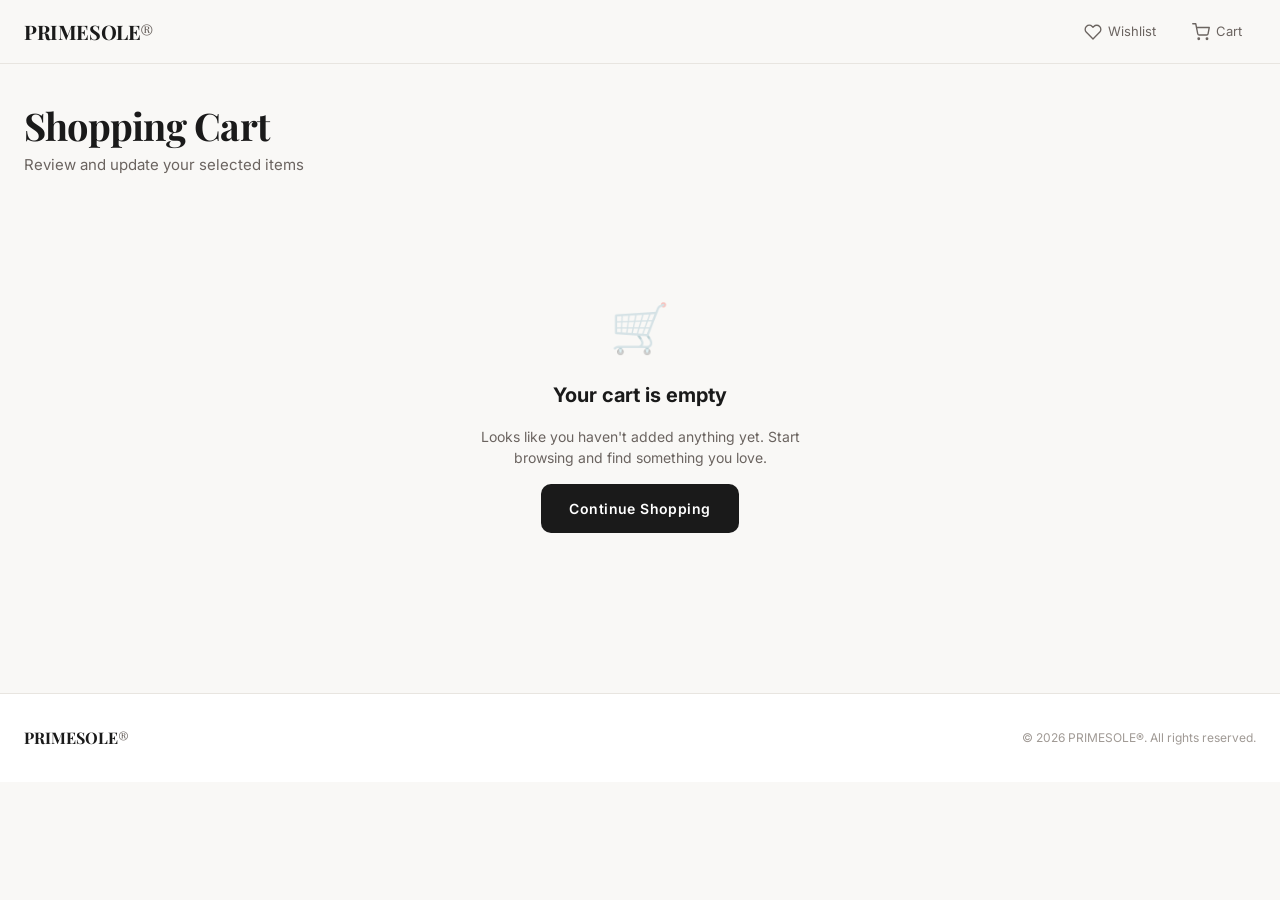
<file: cart.html>
<!DOCTYPE html>
<html lang="en">
<head>
  <meta charset="UTF-8"/>
  <meta name="viewport" content="width=device-width, initial-scale=1.0"/>
  <title>Cart — PRIMESOLE</title>
  <meta name="description" content="Review your selected items, update quantities, and proceed to checkout."/>
  <link rel="preconnect" href="https://fonts.googleapis.com"/>
  <link href="https://fonts.googleapis.com/css2?family=Inter:wght@400;500;600;700&family=Playfair+Display:wght@700&display=swap" rel="stylesheet"/>
  <link rel="stylesheet" href="style.css"/>
</head>
<body>

<!-- Navigation -->
<nav class="nav">
  <div class="nav-inner">
    <a href="index.html" class="nav-logo">PRIMESOLE<span>®</span></a>
    <div class="nav-actions">
      <a href="wishlist.html" class="nav-btn" title="Wishlist">
        <svg viewBox="0 0 24 24" fill="none" stroke="currentColor" stroke-width="1.8" stroke-linecap="round" stroke-linejoin="round">
          <path d="M20.84 4.61a5.5 5.5 0 0 0-7.78 0L12 5.67l-1.06-1.06a5.5 5.5 0 0 0-7.78 7.78l1.06 1.06L12 21.23l7.78-7.78 1.06-1.06a5.5 5.5 0 0 0 0-7.78z"/>
        </svg>
        <span>Wishlist</span>
        <span class="nav-badge" id="wish-badge">0</span>
      </a>
      <a href="cart.html" class="nav-btn" title="Cart">
        <svg viewBox="0 0 24 24" fill="none" stroke="currentColor" stroke-width="1.8" stroke-linecap="round" stroke-linejoin="round">
          <circle cx="9" cy="21" r="1"/><circle cx="20" cy="21" r="1"/>
          <path d="M1 1h4l2.68 13.39a2 2 0 0 0 2 1.61h9.72a2 2 0 0 0 2-1.61L23 6H6"/>
        </svg>
        <span>Cart</span>
        <span class="nav-badge" id="cart-badge">0</span>
      </a>
    </div>
  </div>
</nav>

<div class="page-wrapper">
  <div class="page-header">
    <h1>Shopping Cart</h1>
    <p>Review and update your selected items</p>
  </div>

  <!-- Empty State (hidden when cart has items) -->
  <div class="empty-state" id="empty-state" style="display:none;">
    <div class="empty-state-icon">🛒</div>
    <h2>Your cart is empty</h2>
    <p>Looks like you haven't added anything yet. Start browsing and find something you love.</p>
    <a href="index.html" class="btn-primary">Continue Shopping</a>
  </div>

  <!-- Cart Layout -->
  <div class="cart-layout" id="cart-layout">
    <!-- Item List -->
    <div>
      <div class="item-list" id="cart-items"></div>
    </div>
    <!-- Order Summary -->
    <div>
      <div class="order-summary">
        <h2>Order Summary</h2>
        <div class="summary-line">
          <span>Subtotal (<span id="item-count">0</span> items)</span>
          <span id="subtotal-val">₹0</span>
        </div>
        <div class="summary-line">
          <span>Shipping</span>
          <span id="shipping-val">—</span>
        </div>
        <div class="summary-line total">
          <span>Total</span>
          <span id="total-val">₹0</span>
        </div>
        <a href="checkout.html" class="btn-primary" style="width:100%;margin-top:20px;display:flex;" id="checkout-cta">
          Proceed to Checkout
          <svg width="16" height="16" viewBox="0 0 24 24" fill="none" stroke="currentColor" stroke-width="2.5" stroke-linecap="round" stroke-linejoin="round" style="margin-left:6px"><path d="M5 12h14M12 5l7 7-7 7"/></svg>
        </a>
        <a href="index.html" class="btn-ghost" style="width:100%;justify-content:center;margin-top:10px;">
          ← Continue Shopping
        </a>
      </div>
    </div>
  </div>
</div>

<!-- Footer -->
<footer style="border-top:1px solid var(--color-border);padding:32px 24px;background:var(--color-surface);">
  <div style="max-width:1280px;margin:0 auto;display:flex;justify-content:space-between;align-items:center;flex-wrap:wrap;gap:16px;">
    <a href="index.html" style="font-family:'Playfair Display',serif;font-size:16px;font-weight:700;">PRIMESOLE<span style="color:var(--color-text-secondary);font-weight:400;">®</span></a>
    <p style="font-size:12px;color:var(--color-text-muted);">© 2026 PRIMESOLE®. All rights reserved.</p>
  </div>
</footer>

<script src="products.js"></script>
<script src="cart.js"></script>
<script>
  function renderCart() {
    const cart = getCart();
    const cartItemsEl = document.getElementById('cart-items');
    const emptyState = document.getElementById('empty-state');
    const cartLayout = document.getElementById('cart-layout');

    if (cart.length === 0) {
      emptyState.style.display = 'flex';
      cartLayout.style.display = 'none';
      return;
    }

    emptyState.style.display = 'none';
    cartLayout.style.display = 'grid';

    cartItemsEl.innerHTML = cart.map(item => {
      const product = PRODUCTS.find(p => p.id === item.id);
      if (!product) return '';
      const lineTotal = product.price * item.qty;
      return `
        <div class="item-row" id="row-${item.id}-${encodeURIComponent(item.size)}">
          <div class="item-thumb">
            <img src="${product.image}" alt="${product.name}" loading="lazy"/>
          </div>
          <div class="item-info">
            <div class="item-name">${product.name}</div>
            <div class="item-meta">Size: ${item.size} &nbsp;·&nbsp; ${product.tag}</div>
            <div class="qty-controls">
              <button class="qty-btn" onclick="changeQty(${item.id}, '${item.size}', ${item.qty - 1})" title="Decrease">−</button>
              <span class="qty-value" id="qty-${item.id}-${encodeURIComponent(item.size)}">${item.qty}</span>
              <button class="qty-btn" onclick="changeQty(${item.id}, '${item.size}', ${item.qty + 1})" title="Increase">+</button>
            </div>
          </div>
          <div style="display:flex;flex-direction:column;align-items:flex-end;gap:12px;flex-shrink:0;">
            <div class="item-price">₹${lineTotal}</div>
            <button class="btn-ghost" onclick="handleRemove(${item.id}, '${item.size}')" title="Remove item" style="padding:6px 8px;font-size:12px;">
              <svg width="13" height="13" viewBox="0 0 24 24" fill="none" stroke="currentColor" stroke-width="2" stroke-linecap="round" stroke-linejoin="round">
                <polyline points="3 6 5 6 21 6"/><path d="M19 6l-1 14a2 2 0 01-2 2H8a2 2 0 01-2-2L5 6"/>
                <path d="M10 11v6M14 11v6"/><path d="M9 6V4h6v2"/>
              </svg>
              Remove
            </button>
          </div>
        </div>
      `;
    }).join('');

    updateSummary();
  }

  function changeQty(id, size, newQty) {
    updateQty(id, size, newQty);
    renderCart();
  }

  function handleRemove(id, size) {
    removeFromCart(id, size);
    renderCart();
    showToast('Item removed from cart');
  }

  function updateSummary() {
    const cart = getCart();
    const subtotal = getCartTotal();
    const itemCount = cart.reduce((s, i) => s + i.qty, 0);
    const shipping = subtotal === 0 ? 0 : (subtotal >= 12599 ? 0 : 999);
    const total = subtotal + shipping;

    document.getElementById('item-count').textContent = itemCount;
    document.getElementById('subtotal-val').textContent = formatPrice(subtotal);
    document.getElementById('shipping-val').innerHTML = subtotal === 0
      ? '—'
      : shipping === 0
        ? '<span class="free">Free</span>'
        : formatPrice(shipping);
    document.getElementById('total-val').textContent = formatPrice(total);
  }

  document.addEventListener('DOMContentLoaded', renderCart);
</script>
</body>
</html>
</file>
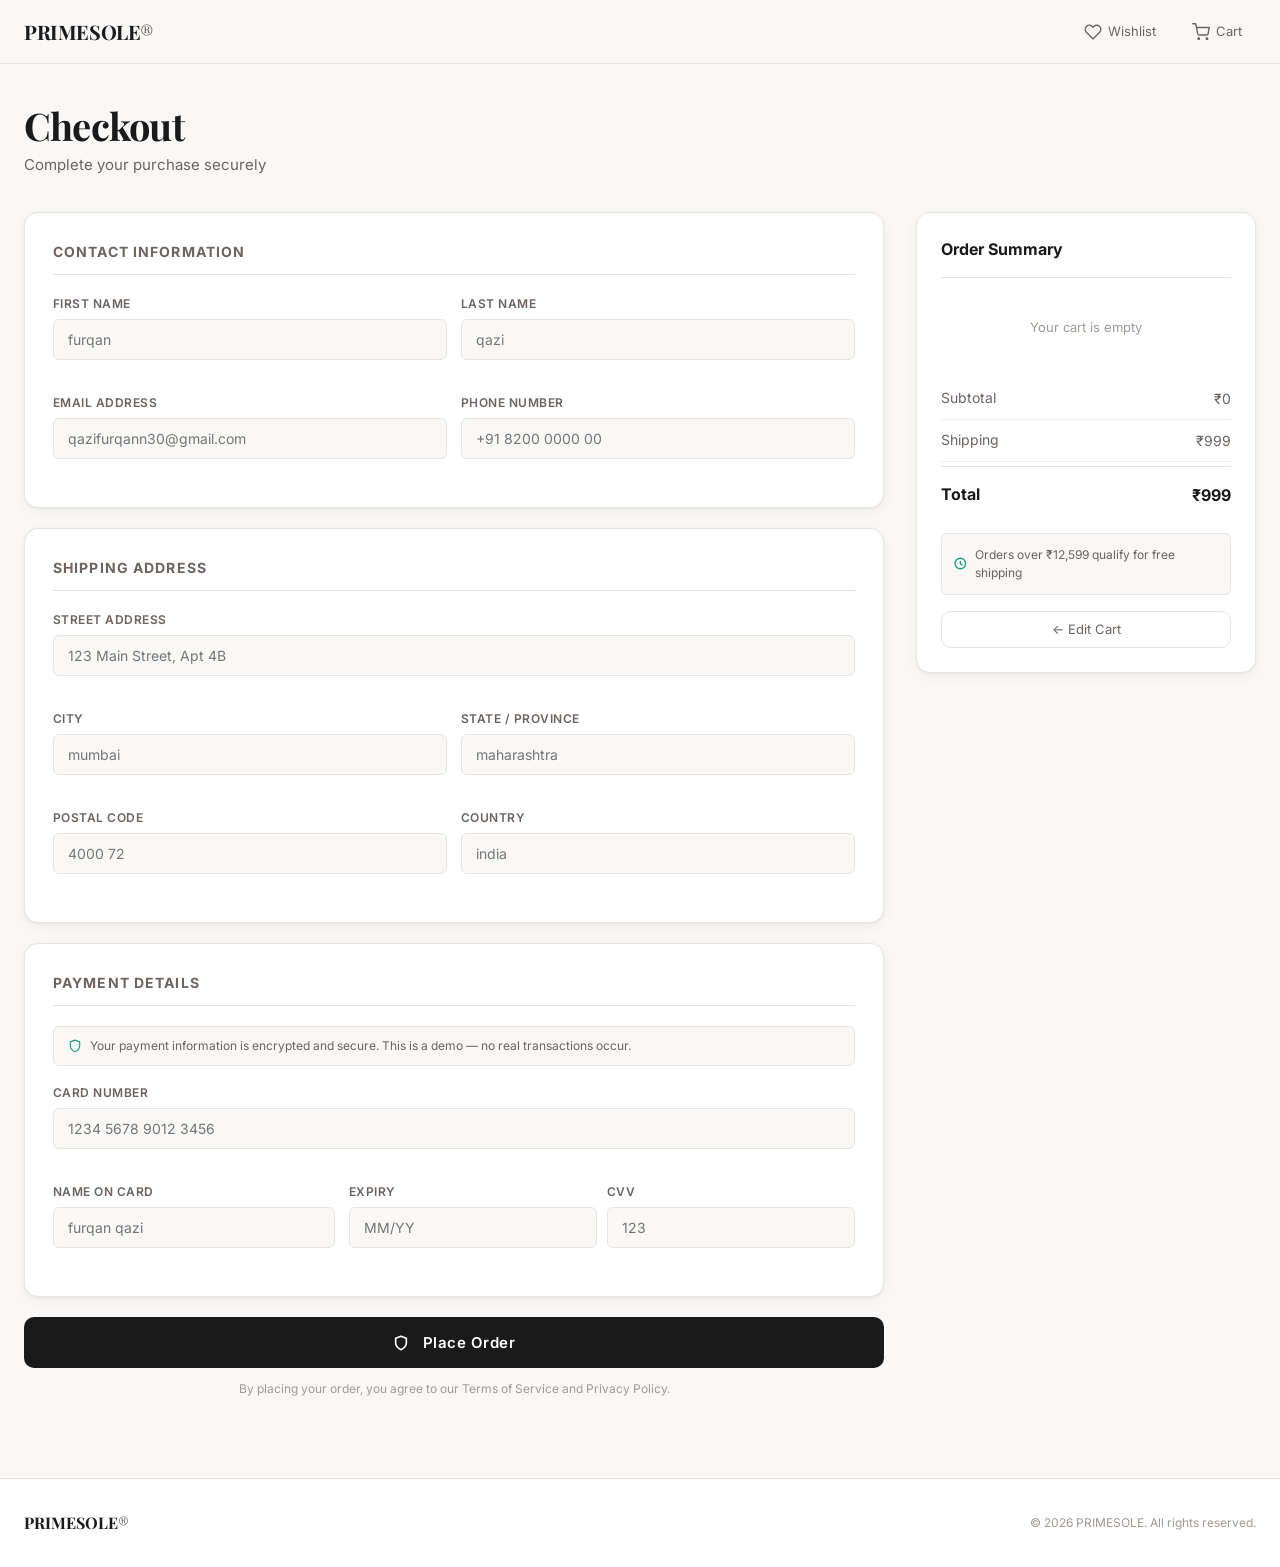
<file: checkout.html>
<!DOCTYPE html>
<html lang="en">
<head>
  <meta charset="UTF-8"/>
  <meta name="viewport" content="width=device-width, initial-scale=1.0"/>
  <title>Checkout — PRIMESOLE</title>
  <meta name="description" content="Enter your shipping and payment details to complete your order."/>
  <link rel="preconnect" href="https://fonts.googleapis.com"/>
  <link href="https://fonts.googleapis.com/css2?family=Inter:wght@400;500;600;700&family=Playfair+Display:wght@700&display=swap" rel="stylesheet"/>
  <link rel="stylesheet" href="style.css"/>
</head>
<body>

<!-- Navigation -->
<nav class="nav">
  <div class="nav-inner">
    <a href="index.html" class="nav-logo">PRIMESOLE<span>®</span></a>
    <div class="nav-actions">
      <a href="wishlist.html" class="nav-btn" title="Wishlist">
        <svg viewBox="0 0 24 24" fill="none" stroke="currentColor" stroke-width="1.8" stroke-linecap="round" stroke-linejoin="round">
          <path d="M20.84 4.61a5.5 5.5 0 0 0-7.78 0L12 5.67l-1.06-1.06a5.5 5.5 0 0 0-7.78 7.78l1.06 1.06L12 21.23l7.78-7.78 1.06-1.06a5.5 5.5 0 0 0 0-7.78z"/>
        </svg>
        <span>Wishlist</span>
        <span class="nav-badge" id="wish-badge">0</span>
      </a>
      <a href="cart.html" class="nav-btn" title="Cart">
        <svg viewBox="0 0 24 24" fill="none" stroke="currentColor" stroke-width="1.8" stroke-linecap="round" stroke-linejoin="round">
          <circle cx="9" cy="21" r="1"/><circle cx="20" cy="21" r="1"/>
          <path d="M1 1h4l2.68 13.39a2 2 0 0 0 2 1.61h9.72a2 2 0 0 0 2-1.61L23 6H6"/>
        </svg>
        <span>Cart</span>
        <span class="nav-badge" id="cart-badge">0</span>
      </a>
    </div>
  </div>
</nav>

<!-- Order Confirmation Screen (hidden by default) -->
<div class="page-wrapper">
  <div id="confirmation-screen" class="confirmation-screen">
    <div class="confirmation-icon">✓</div>
    <h2>Order Placed!</h2>
    <p>Thank you for your order. We'll send you a shipping confirmation once your package is on its way.</p>
    <div class="order-number" id="order-number">ORD-XXXXXXXXX</div>
    <div style="display:flex;gap:12px;flex-wrap:wrap;justify-content:center;margin-top:8px;">
      <a href="index.html" class="btn-primary">Continue Shopping</a>
    </div>
  </div>

  <!-- Checkout Content -->
  <div id="checkout-content">
    <div class="page-header">
      <h1>Checkout</h1>
      <p>Complete your purchase securely</p>
    </div>

    <div class="cart-layout">
      <!-- Left: Form -->
      <div>
        <form id="checkout-form" novalidate>

          <!-- Contact Section -->
          <div class="form-card">
            <h2>Contact Information</h2>
            <div class="form-row">
              <div class="form-group">
                <label for="first-name">First Name</label>
                <input type="text" id="first-name" name="first-name" placeholder="furqan" required autocomplete="given-name"/>
                <span class="field-error" id="first-name-error"></span>
              </div>
              <div class="form-group">
                <label for="last-name">Last Name</label>
                <input type="text" id="last-name" name="last-name" placeholder="qazi" required autocomplete="family-name"/>
                <span class="field-error" id="last-name-error"></span>
              </div>
            </div>
            <div class="form-row" style="margin-top:14px;">
              <div class="form-group">
                <label for="email">Email Address</label>
                <input type="email" id="email" name="email" placeholder="qazifurqann30@gmail.com" required autocomplete="email"/>
                <span class="field-error" id="email-error"></span>
              </div>
              <div class="form-group">
                <label for="phone">Phone Number</label>
                <input type="tel" id="phone" name="phone" placeholder="+91 8200 0000 00" required autocomplete="tel"/>
                <span class="field-error" id="phone-error"></span>
              </div>
            </div>
          </div>

          <!-- Shipping Section -->
          <div class="form-card">
            <h2>Shipping Address</h2>
            <div class="form-row full" style="margin-bottom:14px;">
              <div class="form-group">
                <label for="address">Street Address</label>
                <input type="text" id="address" name="address" placeholder="123 Main Street, Apt 4B" required autocomplete="street-address"/>
                <span class="field-error" id="address-error"></span>
              </div>
            </div>
            <div class="form-row" style="margin-bottom:14px;">
              <div class="form-group">
                <label for="city">City</label>
                <input type="text" id="city" name="city" placeholder="mumbai" required autocomplete="address-level2"/>
                <span class="field-error" id="city-error"></span>
              </div>
              <div class="form-group">
                <label for="state">State / Province</label>
                <input type="text" id="state" name="state" placeholder="maharashtra" required autocomplete="address-level1"/>
                <span class="field-error" id="state-error"></span>
              </div>
            </div>
            <div class="form-row">
              <div class="form-group">
                <label for="postal-code">Postal Code</label>
                <input type="text" id="postal-code" name="postal-code" placeholder="4000 72" required autocomplete="postal-code"/>
                <span class="field-error" id="postal-code-error"></span>
              </div>
              <div class="form-group">
                <label for="country">Country</label>
                <input type="text" id="country" name="country" placeholder="india" required autocomplete="country-name"/>
                <span class="field-error" id="country-error"></span>
              </div>
            </div>
          </div>

          <!-- Payment Section -->
          <div class="form-card">
            <h2>Payment Details</h2>
            <div style="display:flex;gap:8px;margin-bottom:18px;padding:10px 14px;background:var(--color-bg);border-radius:var(--radius-sm);border:1px solid var(--color-border);align-items:center;">
              <svg width="14" height="14" viewBox="0 0 24 24" fill="none" stroke="var(--color-success)" stroke-width="2" stroke-linecap="round" stroke-linejoin="round"><path d="M12 22s8-4 8-10V5l-8-3-8 3v7c0 6 8 10 8 10z"/></svg>
              <span style="font-size:12px;color:var(--color-text-secondary);">Your payment information is encrypted and secure. This is a demo — no real transactions occur.</span>
            </div>
            <div class="form-row full" style="margin-bottom:14px;">
              <div class="form-group">
                <label for="card-number">Card Number</label>
                <input type="text" id="card-number" name="card-number" placeholder="1234 5678 9012 3456" maxlength="19" required autocomplete="cc-number"/>
                <span class="field-error" id="card-number-error"></span>
              </div>
            </div>
            <div class="form-row">
              <div class="form-group">
                <label for="card-name">Name on Card</label>
                <input type="text" id="card-name" name="card-name" placeholder="furqan qazi" required autocomplete="cc-name"/>
                <span class="field-error" id="card-name-error"></span>
              </div>
              <div class="form-group" style="display:grid;grid-template-columns:1fr 1fr;gap:10px;">
                <div style="display:flex;flex-direction:column;gap:6px;">
                  <label for="card-expiry" style="font-size:12px;font-weight:600;letter-spacing:0.04em;color:var(--color-text-secondary);text-transform:uppercase;">Expiry</label>
                  <input type="text" id="card-expiry" name="card-expiry" placeholder="MM/YY" maxlength="5" required autocomplete="cc-exp"/>
                  <span class="field-error" id="card-expiry-error"></span>
                </div>
                <div style="display:flex;flex-direction:column;gap:6px;">
                  <label for="card-cvv" style="font-size:12px;font-weight:600;letter-spacing:0.04em;color:var(--color-text-secondary);text-transform:uppercase;">CVV</label>
                  <input type="text" id="card-cvv" name="card-cvv" placeholder="123" maxlength="4" required autocomplete="cc-csc"/>
                  <span class="field-error" id="card-cvv-error"></span>
                </div>
              </div>
            </div>
          </div>

          <!-- Place Order Button -->
          <button type="submit" class="btn-primary" style="width:100%;padding:16px;font-size:15px;" id="place-order-btn">
            <svg width="16" height="16" viewBox="0 0 24 24" fill="none" stroke="currentColor" stroke-width="2.5" stroke-linecap="round" stroke-linejoin="round" style="margin-right:6px"><path d="M12 22s8-4 8-10V5l-8-3-8 3v7c0 6 8 10 8 10z"/></svg>
            Place Order
          </button>
          <p style="font-size:12px;color:var(--color-text-muted);text-align:center;margin-top:12px;">By placing your order, you agree to our Terms of Service and Privacy Policy.</p>
        </form>
      </div>

      <!-- Right: Order Summary -->
      <div>
        <div class="order-summary">
          <h2>Order Summary</h2>
          <div class="checkout-item-list" id="checkout-items"></div>
          <div class="summary-line">
            <span>Subtotal</span>
            <span id="co-subtotal">$0</span>
          </div>
          <div class="summary-line">
            <span>Shipping</span>
            <span id="co-shipping">—</span>
          </div>
          <div class="summary-line total">
            <span>Total</span>
            <span id="co-total">$0</span>
          </div>
          <div style="margin-top:16px;padding:12px;background:var(--color-bg);border-radius:var(--radius-sm);border:1px solid var(--color-border);">
            <p style="font-size:12px;color:var(--color-text-secondary);display:flex;gap:8px;align-items:center;">
              <svg width="13" height="13" viewBox="0 0 24 24" fill="none" stroke="var(--color-success)" stroke-width="2.5" stroke-linecap="round" stroke-linejoin="round"><circle cx="12" cy="12" r="10"/><path d="M12 8v4l3 3"/></svg>
              Orders over ₹12,599 qualify for free shipping
            </p>
          </div>
          <a href="cart.html" class="btn-ghost" style="width:100%;justify-content:center;margin-top:16px;border:1px solid var(--color-border);border-radius:var(--radius-md);">
            ← Edit Cart
          </a>
        </div>
      </div>
    </div>
  </div>
</div>

<!-- Footer -->
<footer style="border-top:1px solid var(--color-border);padding:32px 24px;background:var(--color-surface);">
  <div style="max-width:1280px;margin:0 auto;display:flex;justify-content:space-between;align-items:center;flex-wrap:wrap;gap:16px;">
    <a href="index.html" style="font-family:'Playfair Display',serif;font-size:16px;font-weight:700;">PRIMESOLE<span style="color:var(--color-text-secondary);font-weight:400;">®</span></a>
    <p style="font-size:12px;color:var(--color-text-muted);">© 2026 PRIMESOLE. All rights reserved.</p>
  </div>
</footer>

<script src="products.js"></script>
<script src="cart.js"></script>
<script src="checkout.js"></script>
</body>
</html>
</file>
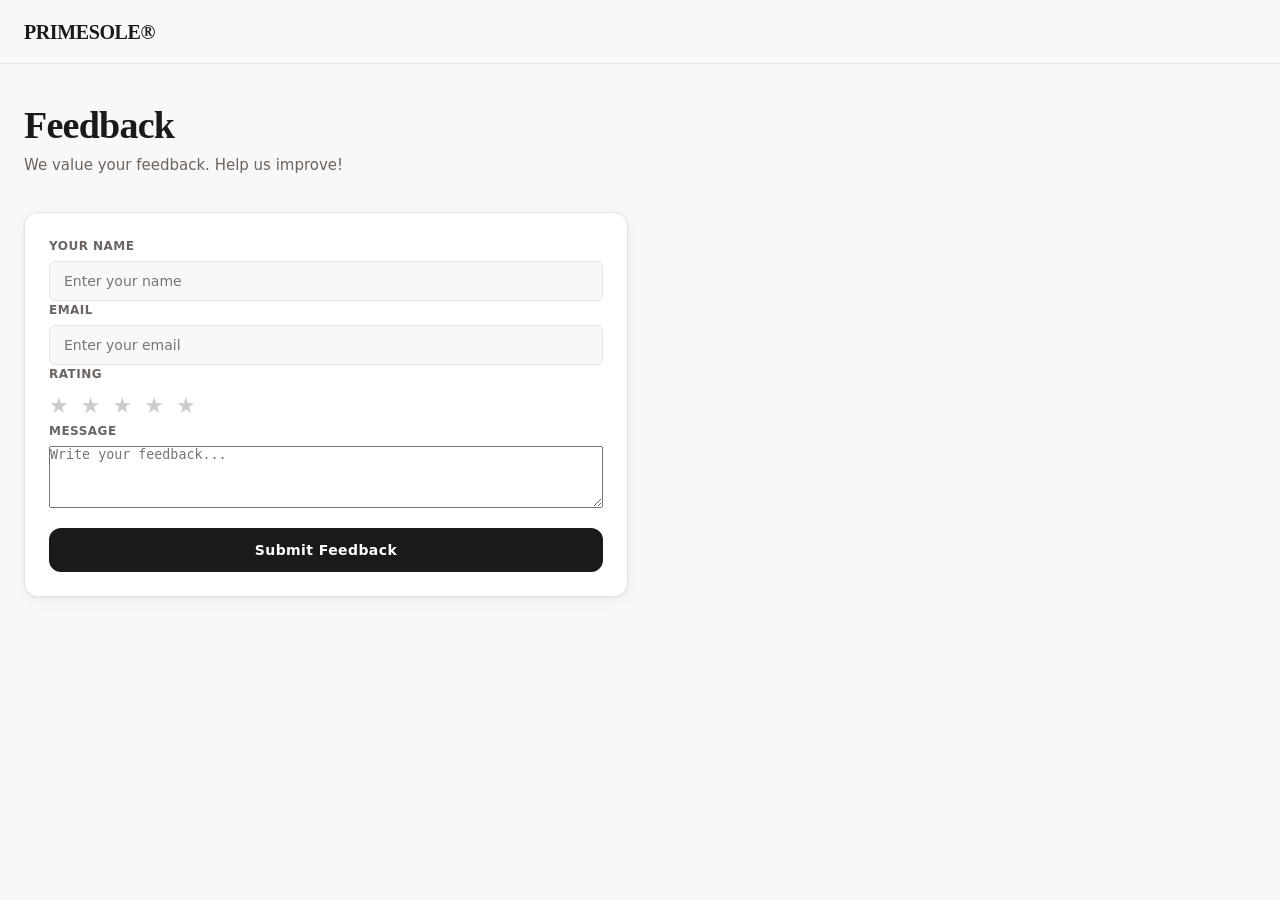
<file: feedback.html>
<!DOCTYPE html>
<html lang="en">
<head>
  <meta charset="UTF-8">
  <title>Feedback — PRIMESOLE</title>
  <link rel="stylesheet" href="style.css">
</head>
<body>

<!-- Navbar -->
<nav class="nav">
  <div class="nav-inner">
    <a href="index.html" class="nav-logo">PRIMESOLE®</a>
  </div>
</nav>

<div class="page-wrapper">

  <div class="page-header">
    <h1>Feedback</h1>
    <p>We value your feedback. Help us improve!</p>
  </div>

  <div class="feedback-container">

    <div class="feedback-card">

      <div class="form-group">
        <label>Your Name</label>
        <input type="text" id="fb-name" placeholder="Enter your name">
      </div>

      <div class="form-group">
        <label>Email</label>
        <input type="email" id="fb-email" placeholder="Enter your email">
      </div>

      <!-- Rating -->
      <div class="form-group">
        <label>Rating</label>
        <div class="rating-stars" id="rating-stars">
          <span onclick="setRating(1)">★</span>
          <span onclick="setRating(2)">★</span>
          <span onclick="setRating(3)">★</span>
          <span onclick="setRating(4)">★</span>
          <span onclick="setRating(5)">★</span>
        </div>
      </div>

      <!-- Message -->
      <div class="form-group">
        <label>Message</label>
        <textarea id="fb-message" rows="4" placeholder="Write your feedback..."></textarea>
      </div>

      <button class="btn-primary" style="width:100%;" onclick="submitFeedback()">Submit Feedback</button>

    </div>

    <!-- Show Feedback -->
    <div class="feedback-list" id="feedback-list"></div>

  </div>

</div>

<script>
let rating = 0;

function setRating(r) {
  rating = r;
  const stars = document.querySelectorAll("#rating-stars span");
  stars.forEach((s, i) => {
    s.classList.toggle("active", i < r);
  });
}

function submitFeedback() {
  const name = document.getElementById("fb-name").value;
  const email = document.getElementById("fb-email").value;
  const message = document.getElementById("fb-message").value;

  if (!name || !email || !message || rating === 0) {
    alert("Please fill all fields");
    return;
  }

  const feedback = {
    name, email, message, rating
  };

  let list = JSON.parse(localStorage.getItem("feedbackList")) || [];
  list.unshift(feedback);
  localStorage.setItem("feedbackList", JSON.stringify(list));

  alert("Feedback submitted!");
  location.reload();
}

function loadFeedback() {
  const list = JSON.parse(localStorage.getItem("feedbackList")) || [];
  const container = document.getElementById("feedback-list");

  container.innerHTML = list.map(f => `
    <div class="feedback-item">
      <div class="feedback-header">
        <strong>${f.name}</strong>
        <span>${"★".repeat(f.rating)}</span>
      </div>
      <p>${f.message}</p>
    </div>
  `).join("");
}

document.addEventListener("DOMContentLoaded", loadFeedback);
</script>

</body>
</html>
</file>
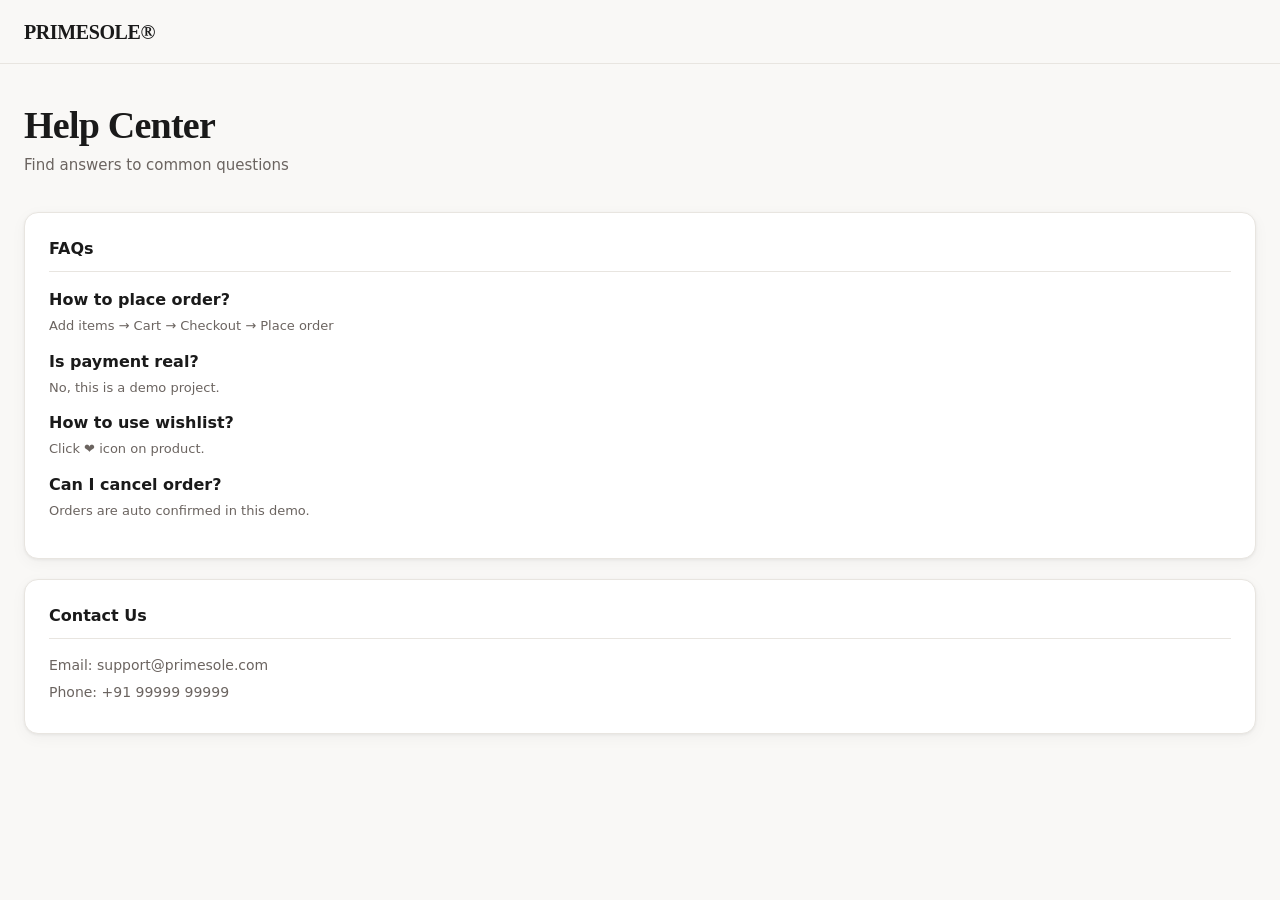
<file: help.html>
<!DOCTYPE html>
<html lang="en">
<head>
  <meta charset="UTF-8">
  <title>Help — CLOTH</title>
  <link rel="stylesheet" href="style.css">
</head>
<body>

<nav class="nav">
  <div class="nav-inner">
    <a href="index.html" class="nav-logo">PRIMESOLE®</a>
  </div>
</nav>

<div class="page-wrapper">

  <div class="page-header">
    <h1>Help Center</h1>
    <p>Find answers to common questions</p>
  </div>

  <div class="help-section">

    <div class="help-card">
      <h2>FAQs</h2>

      <div class="faq-item">
        <strong>How to place order?</strong>
        <p>Add items → Cart → Checkout → Place order</p>
      </div>

      <div class="faq-item">
        <strong>Is payment real?</strong>
        <p>No, this is a demo project.</p>
      </div>

      <div class="faq-item">
        <strong>How to use wishlist?</strong>
        <p>Click ❤️ icon on product.</p>
      </div>

      <div class="faq-item">
        <strong>Can I cancel order?</strong>
        <p>Orders are auto confirmed in this demo.</p>
      </div>
    </div>

    <div class="help-card contact-info">
      <h2>Contact Us</h2>
      <p>Email: support@primesole.com</p>
      <p>Phone: +91 99999 99999</p>
    </div>

  </div>

</div>

</body>
</html>
</file>
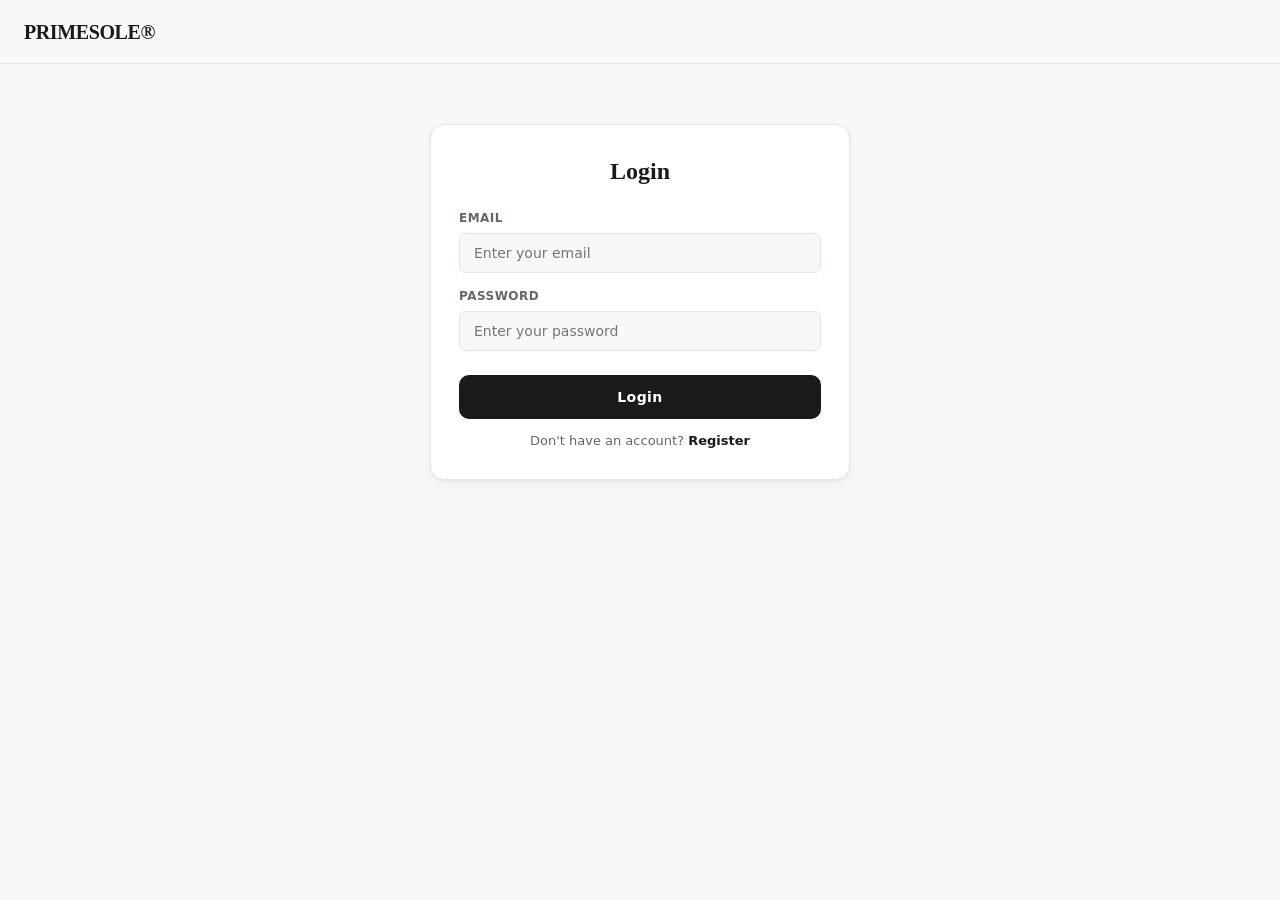
<file: login.html>
<!DOCTYPE html>
<html lang="en">
<head>
  <meta charset="UTF-8">
  <title>Login — PRIMESOLE</title>
  <link rel="stylesheet" href="style.css">
</head>
<body>

<nav class="nav">
  <div class="nav-inner">
    <a href="index.html" class="nav-logo">PRIMESOLE®</a>
  </div>
</nav>

<div class="auth-container">
  <div class="auth-card">

    <h2 class="auth-title">Login</h2>

    <div class="form-group">
      <label>Email</label>
      <input type="email" id="login-email" placeholder="Enter your email" required>
    </div>

    <div class="form-group">
      <label>Password</label>
      <input type="password" id="login-password" placeholder="Enter your password" required>
    </div>

    <button class="btn-primary" style="width:100%;" onclick="login()">Login</button>

    <div class="auth-footer">
      Don't have an account? <a href="register.html">Register</a>
    </div>

  </div>
</div>

<script>
function login() {
  const email = document.getElementById("login-email").value;
  const password = document.getElementById("login-password").value;

  const user = JSON.parse(localStorage.getItem("user"));

  if (user && user.email === email && user.password === password) {
    alert("Login Successful");
    localStorage.setItem("isLoggedIn", true);
    window.location.href = "index.html";
  } else {
    alert("Invalid credentials");
  }
}
</script>

</body>
</html>
</file>
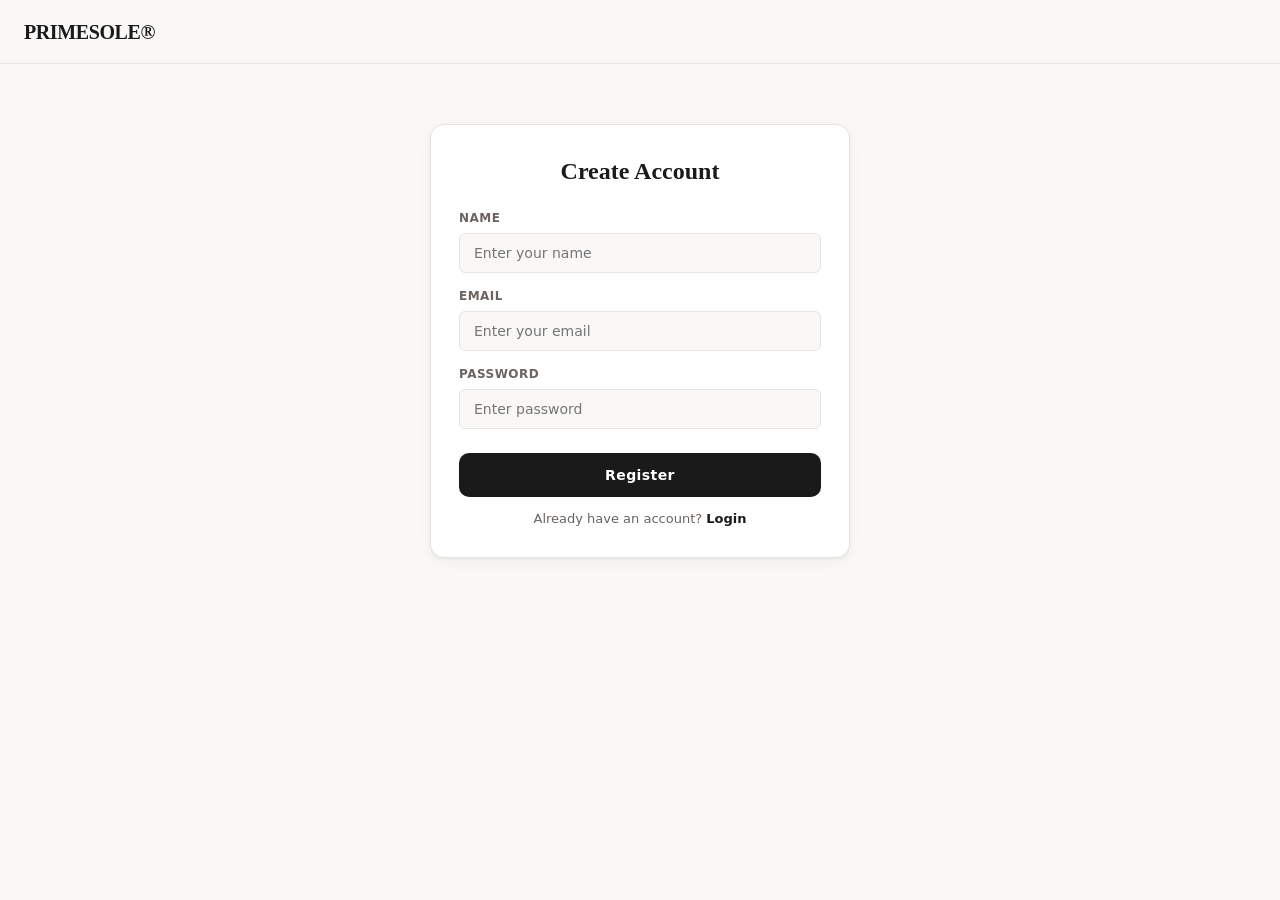
<file: register.html>
<!DOCTYPE html>
<html lang="en">
<head>
  <meta charset="UTF-8">
  <title>Register — PRIMESOLE</title>
  <link rel="stylesheet" href="style.css">
</head>
<body>

<nav class="nav">
  <div class="nav-inner">
    <a href="index.html" class="nav-logo">PRIMESOLE®</a>
  </div>
</nav>

<div class="auth-container">
  <div class="auth-card">

    <h2 class="auth-title">Create Account</h2>

    <div class="form-group">
      <label>Name</label>
      <input type="text" id="name" placeholder="Enter your name" required>
    </div>

    <div class="form-group">
      <label>Email</label>
      <input type="email" id="email" placeholder="Enter your email" required>
    </div>

    <div class="form-group">
      <label>Password</label>
      <input type="password" id="password" placeholder="Enter password" required>
    </div>

    <button class="btn-primary" style="width:100%;" onclick="register()">Register</button>

    <div class="auth-footer">
      Already have an account? <a href="login.html">Login</a>
    </div>

  </div>
</div>

<script>
function register() {
  const user = {
    name: document.getElementById("name").value,
    email: document.getElementById("email").value,
    password: document.getElementById("password").value
  };

  localStorage.setItem("user", JSON.stringify(user));
  alert("Registration Successful");
  window.location.href = "login.html";
}
</script>

</body>
</html>
</file>
<file: style.css>
/* ============================================================
   style.css — Shared styles for the Minimal Clothing Store
   ============================================================ */

/* ---------- Design Tokens ---------- */
:root {
  --color-bg: #F9F8F6;
  --color-surface: #FFFFFF;
  --color-border: #E8E5E0;
  --color-border-light: #F0EDE8;
  --color-text-primary: #1A1A1A;
  --color-text-secondary: #6B6460;
  --color-text-muted: #A09A95;
  --color-accent: #1A1A1A;
  --color-accent-hover: #333333;
  --color-tag-men-bg: #EEF2F8;
  --color-tag-men: #2B4F8C;
  --color-tag-women-bg: #F9EEF4;
  --color-tag-women: #8C2B63;
  --color-tag-acc-bg: #F0EEE8;
  --color-tag-acc: #5C5020;
  --color-success: #1D9E75;
  --color-danger: #E24B4A;
  --color-heart-active: #E24B4A;
  --font-sans: 'Inter', system-ui, -apple-system, sans-serif;
  --font-display: 'Playfair Display', Georgia, serif;
  --radius-sm: 6px;
  --radius-md: 10px;
  --radius-lg: 14px;
  --shadow-card: 0 1px 3px rgba(0,0,0,0.06), 0 4px 16px rgba(0,0,0,0.04);
  --shadow-card-hover: 0 4px 20px rgba(0,0,0,0.10), 0 1px 4px rgba(0,0,0,0.06);
  --nav-height: 64px;
  --transition: 0.2s ease;
}

/* ---------- Reset ---------- */
*, *::before, *::after { box-sizing: border-box; margin: 0; padding: 0; }
html { scroll-behavior: smooth; }
body {
  font-family: var(--font-sans);
  background: var(--color-bg);
  color: var(--color-text-primary);
  line-height: 1.5;
  min-height: 100vh;
}
a { color: inherit; text-decoration: none; }
button { border: none; background: none; cursor: pointer; font-family: inherit; }
img { display: block; width: 100%; object-fit: cover; }
ul, ol { list-style: none; }

/* ---------- Typography ---------- */
.font-display { font-family: var(--font-display); }

/* ---------- Navigation ---------- */
.nav {
  position: sticky;
  top: 0;
  z-index: 100;
  height: var(--nav-height);
  background: rgba(249, 248, 246, 0.92);
  backdrop-filter: blur(16px);
  -webkit-backdrop-filter: blur(16px);
  border-bottom: 1px solid var(--color-border);
  display: flex;
  align-items: center;
}
.nav-inner {
  max-width: 1280px;
  width: 100%;
  margin: 0 auto;
  padding: 0 24px;
  display: flex;
  align-items: center;
  justify-content: space-between;
}
.nav-logo {
  font-family: var(--font-display);
  font-size: 20px;
  font-weight: 700;
  letter-spacing: -0.02em;
  color: var(--color-text-primary);
}
.nav-logo span { color: var(--color-text-secondary); font-weight: 400; }
.nav-actions {
  display: flex;
  gap: 8px;
  align-items: center;
}
.nav-btn {
  position: relative;
  display: flex;
  align-items: center;
  gap: 6px;
  padding: 8px 14px;
  border-radius: var(--radius-sm);
  font-size: 13px;
  color: var(--color-text-secondary);
  transition: background var(--transition), color var(--transition);
}
.nav-btn:hover { background: var(--color-border-light); color: var(--color-text-primary); }
.nav-btn svg { width: 18px; height: 18px; }
.nav-badge {
  position: absolute;
  top: 2px;
  right: 4px;
  min-width: 16px;
  height: 16px;
  border-radius: 999px;
  background: var(--color-text-primary);
  color: #fff;
  font-size: 10px;
  font-weight: 600;
  display: flex;
  align-items: center;
  justify-content: center;
  padding: 0 4px;
  opacity: 0;
  transform: scale(0.7);
  transition: opacity var(--transition), transform var(--transition);
}
.nav-badge.visible { opacity: 1; transform: scale(1); }

/* ---------- Layout Wrapper ---------- */
.page-wrapper {
  max-width: 1280px;
  margin: 0 auto;
  padding: 40px 24px 80px;
}

/* ---------- Page Header ---------- */
.page-header {
  margin-bottom: 36px;
}
.page-header h1 {
  font-family: var(--font-display);
  font-size: clamp(26px, 4vw, 38px);
  font-weight: 700;
  letter-spacing: -0.02em;
  color: var(--color-text-primary);
  line-height: 1.15;
}
.page-header p {
  margin-top: 6px;
  font-size: 15px;
  color: var(--color-text-secondary);
}

/* ---------- Filter Bar ---------- */
.filter-bar {
  display: flex;
  gap: 8px;
  flex-wrap: wrap;
  margin-bottom: 32px;
}
.filter-btn {
  padding: 8px 18px;
  border-radius: 999px;
  border: 1px solid var(--color-border);
  font-size: 13px;
  font-weight: 500;
  color: var(--color-text-secondary);
  background: var(--color-surface);
  transition: all var(--transition);
  cursor: pointer;
}
.filter-btn:hover { background: var(--color-text-primary); color: #fff; border-color: var(--color-text-primary); }
.filter-btn.active { background: var(--color-text-primary); color: #fff; border-color: var(--color-text-primary); }

/* ---------- Product Grid ---------- */
.product-grid {
  display: grid;
  grid-template-columns: repeat(auto-fill, minmax(260px, 1fr));
  gap: 24px;
}

/* ---------- Product Card ---------- */
.product-card {
  background: var(--color-surface);
  border-radius: var(--radius-lg);
  overflow: hidden;
  border: 1px solid var(--color-border);
  box-shadow: var(--shadow-card);
  transition: box-shadow var(--transition), transform var(--transition);
  display: flex;
  flex-direction: column;
}
.product-card:hover { box-shadow: var(--shadow-card-hover); transform: translateY(-2px); }
.product-card-image-wrap {
  position: relative;
  aspect-ratio: 3/4;
  overflow: hidden;
  background: var(--color-border-light);
}
.product-card-image-wrap img {
  height: 100%;
  transition: transform 0.45s ease;
}
.product-card:hover .product-card-image-wrap img { transform: scale(1.05); }
.wishlist-btn {
  position: absolute;
  top: 12px;
  right: 12px;
  width: 36px;
  height: 36px;
  border-radius: 50%;
  background: rgba(255,255,255,0.9);
  backdrop-filter: blur(8px);
  display: flex;
  align-items: center;
  justify-content: center;
  border: 1px solid var(--color-border);
  transition: background var(--transition), transform var(--transition);
  z-index: 2;
}
.wishlist-btn:hover { transform: scale(1.1); }
.wishlist-btn svg { width: 16px; height: 16px; transition: all var(--transition); }
.wishlist-btn.wishlisted svg { fill: var(--color-heart-active); stroke: var(--color-heart-active); }

.product-card-body {
  padding: 16px;
  display: flex;
  flex-direction: column;
  gap: 12px;
  flex: 1;
}
.product-card-meta {
  display: flex;
  align-items: flex-start;
  justify-content: space-between;
  gap: 8px;
}
.product-card-name {
  font-size: 15px;
  font-weight: 600;
  color: var(--color-text-primary);
  line-height: 1.3;
}
.product-card-price {
  font-size: 15px;
  font-weight: 600;
  color: var(--color-text-primary);
  white-space: nowrap;
}
.category-tag {
  display: inline-block;
  font-size: 11px;
  font-weight: 500;
  padding: 3px 8px;
  border-radius: 999px;
  letter-spacing: 0.02em;
}
.tag-men { background: var(--color-tag-men-bg); color: var(--color-tag-men); }
.tag-women { background: var(--color-tag-women-bg); color: var(--color-tag-women); }
.tag-accessories { background: var(--color-tag-acc-bg); color: var(--color-tag-acc); }

.size-row {
  display: flex;
  gap: 6px;
  flex-wrap: wrap;
}
.size-chip {
  padding: 4px 10px;
  border-radius: var(--radius-sm);
  border: 1px solid var(--color-border);
  font-size: 11px;
  font-weight: 500;
  color: var(--color-text-secondary);
  cursor: pointer;
  transition: all var(--transition);
}
.size-chip:hover, .size-chip.selected {
  border-color: var(--color-text-primary);
  background: var(--color-text-primary);
  color: #fff;
}

.add-to-cart-btn {
  width: 100%;
  padding: 12px;
  border-radius: var(--radius-md);
  background: var(--color-text-primary);
  color: #fff;
  font-size: 13px;
  font-weight: 600;
  letter-spacing: 0.04em;
  transition: background var(--transition), transform var(--transition);
  display: flex;
  align-items: center;
  justify-content: center;
  gap: 8px;
  margin-top: auto;
}
.add-to-cart-btn:hover { background: var(--color-accent-hover); transform: translateY(-1px); }
.add-to-cart-btn.added { background: var(--color-success); }

/* ---------- Buttons & CTAs ---------- */
.btn-primary {
  display: inline-flex;
  align-items: center;
  justify-content: center;
  gap: 8px;
  padding: 14px 28px;
  border-radius: var(--radius-md);
  background: var(--color-text-primary);
  color: #fff;
  font-size: 14px;
  font-weight: 600;
  letter-spacing: 0.03em;
  transition: background var(--transition), transform var(--transition), box-shadow var(--transition);
  cursor: pointer;
  border: none;
}
.btn-primary:hover { background: #333; transform: translateY(-1px); box-shadow: 0 6px 20px rgba(0,0,0,0.15); }
.btn-primary:active { transform: translateY(0); }

.btn-secondary {
  display: inline-flex;
  align-items: center;
  justify-content: center;
  gap: 8px;
  padding: 12px 24px;
  border-radius: var(--radius-md);
  background: transparent;
  color: var(--color-text-primary);
  font-size: 14px;
  font-weight: 500;
  border: 1px solid var(--color-border);
  transition: all var(--transition);
  cursor: pointer;
}
.btn-secondary:hover { background: var(--color-border-light); border-color: #ccc; }

.btn-ghost {
  display: inline-flex;
  align-items: center;
  gap: 6px;
  padding: 8px 12px;
  border-radius: var(--radius-sm);
  font-size: 13px;
  color: var(--color-text-secondary);
  transition: all var(--transition);
  cursor: pointer;
}
.btn-ghost:hover { color: var(--color-danger); background: #FEF2F2; }

/* ---------- Cart & Wishlist List Item ---------- */
.item-list { display: flex; flex-direction: column; gap: 16px; }
.item-row {
  display: flex;
  gap: 16px;
  padding: 16px;
  background: var(--color-surface);
  border: 1px solid var(--color-border);
  border-radius: var(--radius-lg);
  align-items: center;
  box-shadow: var(--shadow-card);
  transition: box-shadow var(--transition);
}
.item-row:hover { box-shadow: var(--shadow-card-hover); }
.item-thumb {
  width: 80px;
  height: 96px;
  border-radius: var(--radius-md);
  overflow: hidden;
  flex-shrink: 0;
  background: var(--color-border-light);
}
.item-thumb img { height: 100%; object-fit: cover; }
.item-info { flex: 1; min-width: 0; }
.item-name {
  font-size: 15px;
  font-weight: 600;
  color: var(--color-text-primary);
  margin-bottom: 4px;
  white-space: nowrap;
  overflow: hidden;
  text-overflow: ellipsis;
}
.item-meta {
  font-size: 12px;
  color: var(--color-text-muted);
  margin-bottom: 10px;
}
.item-price { font-size: 15px; font-weight: 600; color: var(--color-text-primary); }

/* Quantity Controls */
.qty-controls {
  display: flex;
  align-items: center;
  gap: 0;
  border: 1px solid var(--color-border);
  border-radius: var(--radius-sm);
  overflow: hidden;
}
.qty-btn {
  width: 32px;
  height: 32px;
  display: flex;
  align-items: center;
  justify-content: center;
  font-size: 16px;
  color: var(--color-text-secondary);
  background: var(--color-surface);
  transition: background var(--transition);
}
.qty-btn:hover { background: var(--color-border-light); color: var(--color-text-primary); }
.qty-value {
  width: 36px;
  text-align: center;
  font-size: 14px;
  font-weight: 500;
  background: var(--color-bg);
  padding: 0 4px;
  line-height: 32px;
}

/* ---------- Order Summary ---------- */
.order-summary {
  background: var(--color-surface);
  border: 1px solid var(--color-border);
  border-radius: var(--radius-lg);
  padding: 24px;
  box-shadow: var(--shadow-card);
  position: sticky;
  top: calc(var(--nav-height) + 24px);
}
.order-summary h2 {
  font-size: 16px;
  font-weight: 700;
  margin-bottom: 20px;
  padding-bottom: 16px;
  border-bottom: 1px solid var(--color-border);
}
.summary-line {
  display: flex;
  justify-content: space-between;
  align-items: center;
  font-size: 14px;
  padding: 10px 0;
  color: var(--color-text-secondary);
  border-bottom: 1px solid var(--color-border-light);
}
.summary-line:last-child { border-bottom: none; }
.summary-line.total {
  font-size: 16px;
  font-weight: 700;
  color: var(--color-text-primary);
  padding-top: 16px;
  margin-top: 4px;
  border-top: 1px solid var(--color-border);
  border-bottom: none;
}
.summary-line span.free { color: var(--color-success); font-weight: 600; }

/* ---------- Two-column Cart/Checkout layout ---------- */
.cart-layout {
  display: grid;
  grid-template-columns: 1fr 340px;
  gap: 32px;
  align-items: start;
}
@media (max-width: 900px) {
  .cart-layout { grid-template-columns: 1fr; }
}

/* ---------- Forms (Checkout) ---------- */
.form-card {
  background: var(--color-surface);
  border: 1px solid var(--color-border);
  border-radius: var(--radius-lg);
  padding: 28px;
  margin-bottom: 20px;
  box-shadow: var(--shadow-card);
}
.form-card h2 {
  font-size: 14px;
  font-weight: 700;
  text-transform: uppercase;
  letter-spacing: 0.08em;
  color: var(--color-text-secondary);
  margin-bottom: 20px;
  padding-bottom: 12px;
  border-bottom: 1px solid var(--color-border);
}
.form-row {
  display: grid;
  grid-template-columns: 1fr 1fr;
  gap: 14px;
}
.form-row.full { grid-template-columns: 1fr; }
.form-row.three { grid-template-columns: 2fr 1fr 1fr; }
@media (max-width: 600px) {
  .form-row, .form-row.three { grid-template-columns: 1fr; }
}
.form-group {
  display: flex;
  flex-direction: column;
  gap: 6px;
}
.form-group label {
  font-size: 12px;
  font-weight: 600;
  letter-spacing: 0.04em;
  color: var(--color-text-secondary);
  text-transform: uppercase;
}
.form-group input {
  padding: 11px 14px;
  border-radius: var(--radius-sm);
  border: 1px solid var(--color-border);
  background: var(--color-bg);
  font-family: var(--font-sans);
  font-size: 14px;
  color: var(--color-text-primary);
  transition: border-color var(--transition), box-shadow var(--transition);
}
.form-group input:focus {
  outline: none;
  border-color: var(--color-text-primary);
  box-shadow: 0 0 0 3px rgba(26,26,26,0.08);
}
.form-group input.error { border-color: var(--color-danger); }
.field-error {
  font-size: 11px;
  color: var(--color-danger);
  font-weight: 500;
  min-height: 14px;
}

/* ---------- Checkout summary items ---------- */
.checkout-item-list {
  display: flex;
  flex-direction: column;
  gap: 12px;
  margin-bottom: 20px;
  max-height: 240px;
  overflow-y: auto;
}
.checkout-item {
  display: flex;
  gap: 12px;
  align-items: center;
  font-size: 13px;
}
.checkout-item-thumb {
  width: 48px;
  height: 56px;
  border-radius: var(--radius-sm);
  overflow: hidden;
  flex-shrink: 0;
  background: var(--color-border-light);
}
.checkout-item-thumb img { height: 100%; object-fit: cover; }
.checkout-item-name { flex: 1; font-weight: 500; color: var(--color-text-primary); }
.checkout-item-sub { color: var(--color-text-muted); font-size: 11px; }
.checkout-item-price { font-weight: 600; white-space: nowrap; }

/* ---------- Empty States ---------- */
.empty-state {
  display: flex;
  flex-direction: column;
  align-items: center;
  justify-content: center;
  padding: 80px 20px;
  text-align: center;
  gap: 16px;
}
.empty-state-icon { font-size: 48px; opacity: 0.3; }
.empty-state h2 {
  font-size: 20px;
  font-weight: 700;
  color: var(--color-text-primary);
}
.empty-state p {
  font-size: 14px;
  color: var(--color-text-secondary);
  max-width: 320px;
}

/* ---------- Toast Notification ---------- */
.toast-container {
  position: fixed;
  bottom: 28px;
  left: 50%;
  transform: translateX(-50%);
  z-index: 9999;
  display: flex;
  flex-direction: column;
  gap: 8px;
  pointer-events: none;
}
.toast {
  background: var(--color-text-primary);
  color: #fff;
  padding: 12px 20px;
  border-radius: var(--radius-md);
  font-size: 13px;
  font-weight: 500;
  white-space: nowrap;
  animation: toast-in 0.3s ease, toast-out 0.3s ease 2.5s forwards;
  box-shadow: 0 4px 20px rgba(0,0,0,0.2);
}
@keyframes toast-in {
  from { opacity: 0; transform: translateY(12px); }
  to   { opacity: 1; transform: translateY(0); }
}
@keyframes toast-out {
  from { opacity: 1; transform: translateY(0); }
  to   { opacity: 0; transform: translateY(8px); }
}

/* ---------- Success Confirmation ---------- */
.confirmation-screen {
  display: none;
  flex-direction: column;
  align-items: center;
  justify-content: center;
  padding: 80px 20px;
  text-align: center;
  gap: 20px;
}
.confirmation-screen.visible { display: flex; }
.confirmation-icon {
  width: 72px;
  height: 72px;
  border-radius: 50%;
  background: #EDFBF5;
  display: flex;
  align-items: center;
  justify-content: center;
  font-size: 32px;
}
.confirmation-screen h2 {
  font-family: var(--font-display);
  font-size: 28px;
  font-weight: 700;
  letter-spacing: -0.02em;
}
.confirmation-screen p {
  font-size: 15px;
  color: var(--color-text-secondary);
  max-width: 400px;
}
.order-number {
  font-size: 13px;
  color: var(--color-text-muted);
  background: var(--color-border-light);
  padding: 8px 16px;
  border-radius: var(--radius-sm);
  font-family: 'Courier New', monospace;
  letter-spacing: 0.05em;
}

/* ---------- Responsive ---------- */
@media (max-width: 768px) {
  .page-wrapper { padding: 24px 16px 60px; }
  .product-grid { grid-template-columns: repeat(2, 1fr); gap: 14px; }
  .item-row { flex-wrap: wrap; }
  .nav-btn span { display: none; }
}
@media (max-width: 480px) {
  .product-grid { grid-template-columns: 1fr 1fr; gap: 12px; }
  .product-card-name { font-size: 13px; }
  .product-card-price { font-size: 13px; }
}

/* ---------- Scrollbar ---------- */
::-webkit-scrollbar { width: 6px; }
::-webkit-scrollbar-track { background: transparent; }
::-webkit-scrollbar-thumb { background: var(--color-border); border-radius: 3px; }
::-webkit-scrollbar-thumb:hover { background: #ccc; }

/* ================================
   Auth Pages (Login / Register)
================================ */
.auth-container {
  max-width: 420px;
  margin: 60px auto;
}

.auth-card {
  background: var(--color-surface);
  border: 1px solid var(--color-border);
  border-radius: var(--radius-lg);
  padding: 28px;
  box-shadow: var(--shadow-card);
}

.auth-title {
  font-family: var(--font-display);
  font-size: 24px;
  font-weight: 700;
  margin-bottom: 20px;
  text-align: center;
}

.auth-footer {
  text-align: center;
  font-size: 13px;
  color: var(--color-text-secondary);
  margin-top: 12px;
}

.auth-footer a {
  color: var(--color-text-primary);
  font-weight: 600;
}

.auth-footer a:hover {
  text-decoration: underline;
}

/* Input spacing fix for auth pages */
.auth-card .form-group {
  margin-bottom: 14px;
}

/* ================================
   Help Page Styling
================================ */
.help-section {
  display: flex;
  flex-direction: column;
  gap: 20px;
}

.help-card {
  background: var(--color-surface);
  border: 1px solid var(--color-border);
  border-radius: var(--radius-lg);
  padding: 24px;
  box-shadow: var(--shadow-card);
}

.help-card h2 {
  font-size: 16px;
  font-weight: 700;
  margin-bottom: 16px;
  border-bottom: 1px solid var(--color-border);
  padding-bottom: 10px;
}

/* FAQ styling */
.faq-item {
  margin-bottom: 14px;
}

.faq-item strong {
  color: var(--color-text-primary);
  display: block;
  margin-bottom: 4px;
}

.faq-item p {
  font-size: 13px;
  color: var(--color-text-secondary);
  line-height: 1.5;
}

/* Contact section */
.contact-info p {
  font-size: 14px;
  color: var(--color-text-secondary);
  margin-bottom: 6px;
}

/* ================================
   Small Enhancements
================================ */

/* Center button nicely */
.auth-card .btn-primary {
  margin-top: 10px;
}

/* Better mobile spacing */
@media (max-width: 500px) {
  .auth-container {
    margin: 30px 16px;
  }
}



/* ================================
   Feedback Page
================================ */

.feedback-container {
  display: grid;
  grid-template-columns: 1fr 1fr;
  gap: 24px;
}

@media (max-width: 800px) {
  .feedback-container {
    grid-template-columns: 1fr;
  }
}

.feedback-card {
  background: var(--color-surface);
  border: 1px solid var(--color-border);
  border-radius: var(--radius-lg);
  padding: 24px;
  box-shadow: var(--shadow-card);
}

.rating-stars {
  font-size: 22px;
  cursor: pointer;
  color: #ccc;
}

.rating-stars span {
  margin-right: 5px;
}

.rating-stars span.active {
  color: gold;
}

.feedback-list {
  display: flex;
  flex-direction: column;
  gap: 12px;
}

.feedback-item {
  background: var(--color-surface);
  border: 1px solid var(--color-border);
  border-radius: var(--radius-md);
  padding: 16px;
}

.feedback-header {
  display: flex;
  justify-content: space-between;
  margin-bottom: 6px;
}

.feedback-item p {
  font-size: 13px;
  color: var(--color-text-secondary);
}
.feedback-card .btn-primary {
  margin-top: 20px;
  border-radius: 12px;
}

#profile-dropdown button {
  width: 100%;
}
</file>
